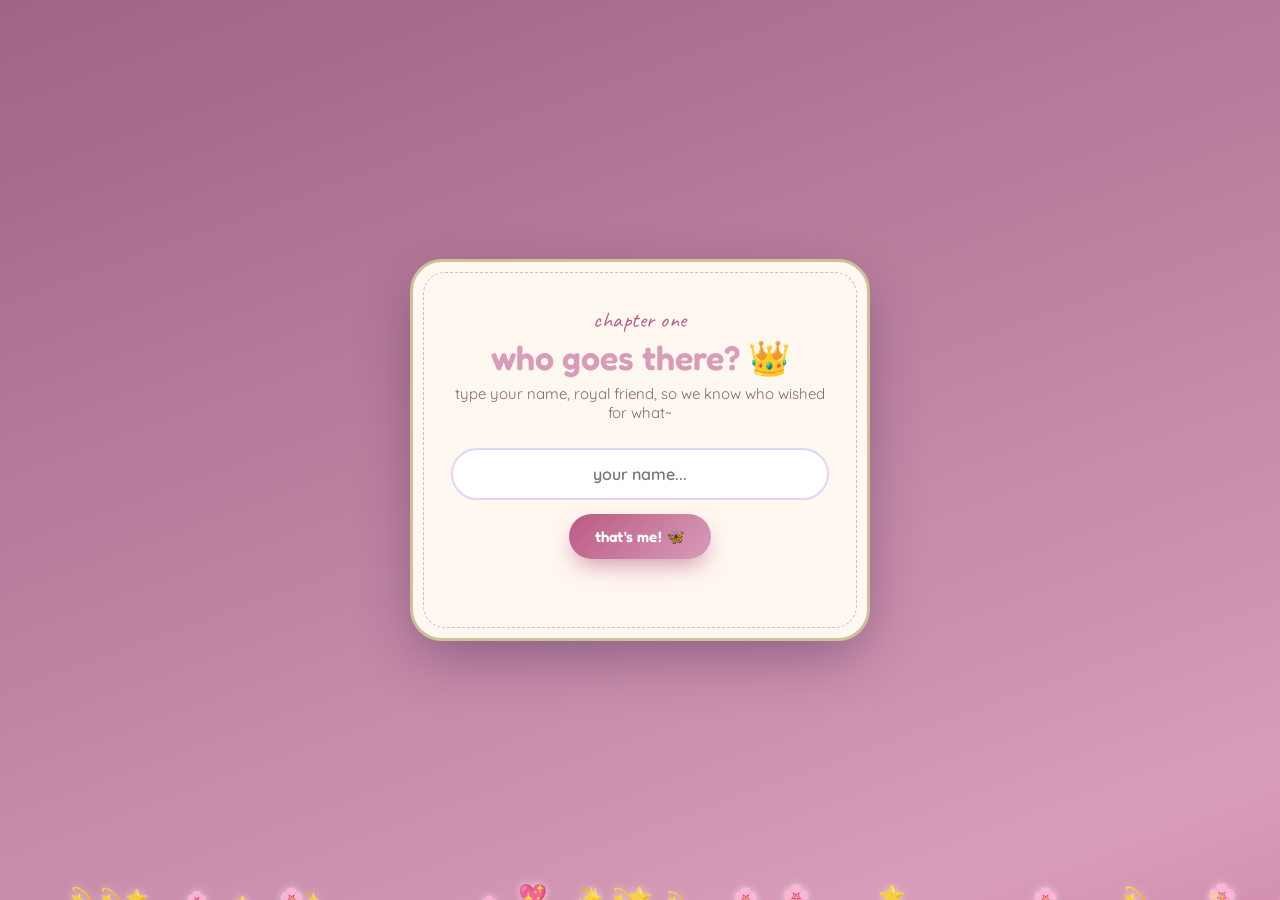
<file: index.html>
<!DOCTYPE html>
<html lang="en">
<head>
<meta charset="UTF-8" />
<meta name="viewport" content="width=device-width, initial-scale=1.0" />
<title>✨ Our Royal Hangout Quest ✨</title>
<link rel="icon" href="data:image/svg+xml,%3Csvg xmlns='http://www.w3.org/2000/svg' viewBox='0 0 100 100'%3E%3Ctext y='.9em' font-size='90'%3E%F0%9F%91%91%3C/text%3E%3C/svg%3E" />
<link rel="preconnect" href="https://fonts.googleapis.com">
<link rel="preconnect" href="https://fonts.gstatic.com" crossorigin>
<link href="https://fonts.googleapis.com/css2?family=Fredoka:wght@400;500;600;700&family=Caveat:wght@500;600;700&family=Quicksand:wght@400;500;600;700&display=swap" rel="stylesheet">
<link rel="stylesheet" href="style.css" />
</head>
<body>

  <!-- ambient sparkle layer -->
  <div id="sparkle-layer" aria-hidden="true"></div>
  <div id="confetti-layer" aria-hidden="true"></div>

  <div id="app">

    <!-- SCREEN 1 : NAME -->
    <section class="screen active" id="screen-name">
      <div class="storybook-card">
        <p class="eyebrow">chapter one</p>
        <h1 class="title">who goes there? 👑</h1>
        <p class="subtitle">type your name, royal friend, so we know who wished for what~</p>
        <form id="form-name" autocomplete="off">
          <input type="text" id="input-name" maxlength="20" placeholder="your name..." required />
          <button type="submit" class="btn btn-primary">that's me! 🦋</button>
        </form>
        <p class="hint" id="name-hint"></p>
      </div>
    </section>

    <!-- SCREEN 2 : INVITE -->
    <section class="screen" id="screen-invite">
      <div class="storybook-card">
        <p class="eyebrow">chapter two</p>
        <h1 class="title">hiii <span id="greet-name">pookie</span>! 🌸</h1>
        <p class="subtitle">a little quest awaits...</p>
        <div class="invite-actions">
          <button class="btn btn-primary btn-big" id="btn-lets-plan">let's plan a day out! 💫</button>
          <button class="btn btn-ghost" id="btn-not-now">not now</button>
        </div>
        <p class="funny-text" id="funny-text">hehe... you cannot escape that easily~ 😈🌸</p>
      </div>
    </section>

    <!-- SCREEN 3 : CALENDAR -->
    <section class="screen" id="screen-calendar">
      <div class="storybook-card storybook-card-wide">
        <p class="eyebrow">chapter three</p>
        <h1 class="title">pick our magical day ✨</h1>
        <p class="subtitle">somewhere in the kingdom of 2026...</p>

        <div class="cal-nav">
          <button class="btn-icon" id="cal-prev" aria-label="previous month">‹</button>
          <h2 id="cal-month-label">January 2026</h2>
          <button class="btn-icon" id="cal-next" aria-label="next month">›</button>
        </div>

        <div class="cal-weekdays">
          <span>Su</span><span>Mo</span><span>Tu</span><span>We</span><span>Th</span><span>Fr</span><span>Sa</span>
        </div>
        <div class="cal-grid" id="cal-grid"></div>

        <p class="selected-date" id="selected-date-text">no day chosen yet~</p>
        <button class="btn btn-primary" id="btn-date-next" disabled>onward! 🦋</button>
      </div>
    </section>

    <!-- SCREEN 4 : ACTIVITY -->
    <section class="screen" id="screen-activity">
      <div class="storybook-card storybook-card-wide">
        <p class="eyebrow">chapter four</p>
        <h1 class="title">what shall we do, my royals? 👑</h1>
        <p class="subtitle">choose your heart's desire</p>

        <div class="activity-grid" id="activity-grid"></div>

        <input type="text" id="activity-other-input" class="other-input hidden" maxlength="40" placeholder="tell us your idea..." />

        <button class="btn btn-primary" id="btn-activity-next" disabled>make it official! 🪄</button>
      </div>
    </section>

    <!-- SCREEN 5 : RESULTS / VOTING -->
    <section class="screen" id="screen-results">
      <div class="storybook-card storybook-card-wide">
        <p class="eyebrow">final chapter</p>
        <h1 class="title">behold, the royal wishes 📜</h1>
        <p class="subtitle" id="results-subtitle">cast your vote for the plan you love most</p>

        <div class="proposals-list" id="proposals-list"></div>

        <div class="winner-banner hidden" id="winner-banner">
          <p>👑 currently leading the kingdom's heart 👑</p>
          <h2 id="winner-text">—</h2>
        </div>

        <div class="results-footer">
          <button class="btn btn-ghost btn-small" id="btn-reset-all">↺ start a new quest</button>
        </div>
        <p class="sync-status" id="sync-status"></p>
      </div>
    </section>

  </div>

<script src="config.js"></script>
<script src="storage.js"></script>
<script src="app.js"></script>
</body>
</html>
</file>
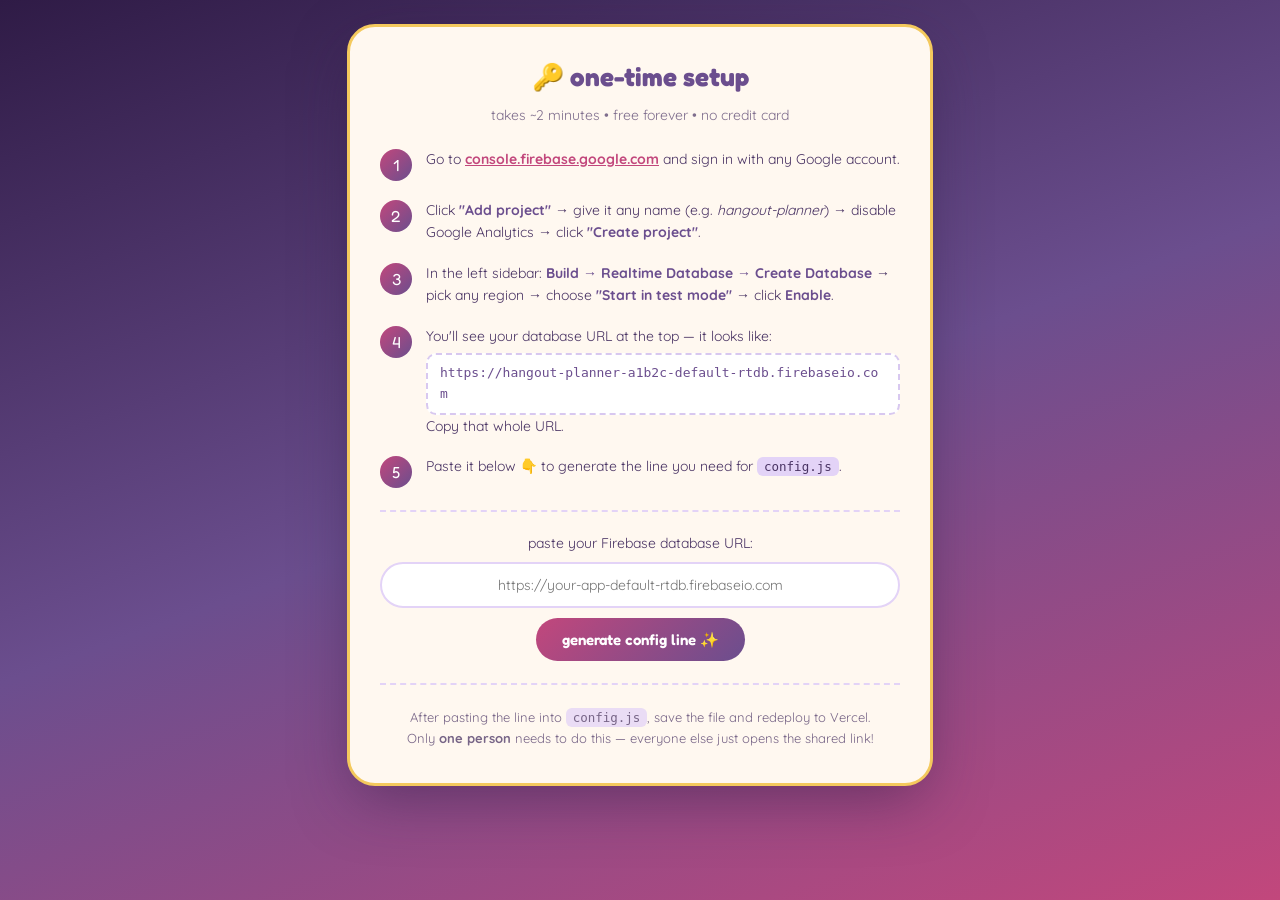
<file: setup.html>
<!DOCTYPE html>
<html lang="en">
<head>
<meta charset="UTF-8" />
<meta name="viewport" content="width=device-width, initial-scale=1.0" />
<title>setup — firebase guide</title>
<link href="https://fonts.googleapis.com/css2?family=Fredoka:wght@500;600&family=Quicksand:wght@500;600&display=swap" rel="stylesheet">
<style>
  body{
    font-family: 'Quicksand', sans-serif;
    background: linear-gradient(160deg,#2f1b46,#6b4e8e,#c2477c);
    min-height: 100vh;
    margin: 0;
    padding: 24px;
    display: flex;
    align-items: flex-start;
    justify-content: center;
    box-sizing: border-box;
    color: #4a3464;
  }
  .card{
    background: #fff8f0;
    border-radius: 28px;
    border: 3px solid #f4c95d;
    max-width: 520px;
    width: 100%;
    padding: 34px 30px;
    box-shadow: 0 20px 60px -10px rgba(47,27,70,0.5);
  }
  h1{ font-family:'Fredoka',sans-serif; color:#6b4e8e; font-size: 26px; margin: 0 0 6px; text-align:center; }
  .tagline{ text-align:center; font-size:14px; opacity:0.7; margin-bottom: 24px; }

  .step{
    display: flex;
    gap: 14px;
    align-items: flex-start;
    margin-bottom: 18px;
  }
  .step-num{
    font-family:'Fredoka',sans-serif;
    background: linear-gradient(135deg,#c2477c,#6b4e8e);
    color: #fff;
    width: 32px;
    height: 32px;
    border-radius: 50%;
    display: flex;
    align-items: center;
    justify-content: center;
    font-size: 16px;
    flex-shrink: 0;
    margin-top: 1px;
  }
  .step-body{ flex: 1; font-size: 14px; line-height: 1.6; }
  .step-body strong{ color: #6b4e8e; }
  .step-body a{ color: #c2477c; font-weight: 700; }

  code{
    background:#e3d3f7;
    padding: 2px 7px;
    border-radius: 6px;
    font-size: 12.5px;
    font-family: monospace;
  }
  .url-example{
    display: block;
    margin: 6px 0 0;
    background: #fff;
    border: 2px dashed #d8c8f0;
    border-radius: 10px;
    padding: 8px 12px;
    font-family: monospace;
    font-size: 13px;
    color: #6b4e8e;
    word-break: break-all;
  }

  .divider{
    border: none;
    border-top: 2px dashed #e3d3f7;
    margin: 22px 0;
  }

  .paste-section{ text-align: center; }
  .paste-section p{ font-size: 14px; margin: 0 0 10px; }
  input[type="text"]{
    width: 100%;
    padding: 12px 16px;
    border-radius: 999px;
    border: 2px solid #e3d3f7;
    font-family: 'Quicksand',sans-serif;
    font-size: 14px;
    color: #4a3464;
    box-sizing: border-box;
    text-align: center;
    outline: none;
    transition: border-color 0.2s;
  }
  input[type="text"]:focus{ border-color: #c2477c; }

  button{
    font-family:'Fredoka',sans-serif;
    font-weight: 600;
    border: none;
    border-radius: 999px;
    padding: 12px 26px;
    background: linear-gradient(135deg,#c2477c,#6b4e8e);
    color: #fff;
    cursor: pointer;
    font-size: 15px;
    margin-top: 10px;
    transition: opacity 0.2s, transform 0.15s;
  }
  button:hover{ transform: translateY(-1px); }
  button:disabled{ opacity:0.5; cursor:not-allowed; transform:none; }

  .snippet{
    margin-top: 14px;
    background: #fff;
    border: 2px dashed #d8c8f0;
    border-radius: 14px;
    padding: 14px 16px;
    font-family: monospace;
    font-size: 13px;
    text-align: left;
    display: none;
    white-space: pre-wrap;
    word-break: break-all;
    color: #4a3464;
  }
  .snippet .highlight{ color: #c2477c; font-weight: 700; }
  .copy-wrap{ text-align:center; }
</style>
</head>
<body>
  <div class="card">
    <h1>🔑 one-time setup</h1>
    <p class="tagline">takes ~2 minutes • free forever • no credit card</p>

    <div class="step">
      <div class="step-num">1</div>
      <div class="step-body">
        Go to <a href="https://console.firebase.google.com" target="_blank">console.firebase.google.com</a>
        and sign in with any Google account.
      </div>
    </div>

    <div class="step">
      <div class="step-num">2</div>
      <div class="step-body">
        Click <strong>"Add project"</strong> → give it any name (e.g. <em>hangout-planner</em>)
        → disable Google Analytics → click <strong>"Create project"</strong>.
      </div>
    </div>

    <div class="step">
      <div class="step-num">3</div>
      <div class="step-body">
        In the left sidebar: <strong>Build → Realtime Database → Create Database</strong>
        → pick any region → choose <strong>"Start in test mode"</strong> → click <strong>Enable</strong>.
      </div>
    </div>

    <div class="step">
      <div class="step-num">4</div>
      <div class="step-body">
        You'll see your database URL at the top — it looks like:<br>
        <span class="url-example">https://hangout-planner-a1b2c-default-rtdb.firebaseio.com</span>
        Copy that whole URL.
      </div>
    </div>

    <div class="step">
      <div class="step-num">5</div>
      <div class="step-body">
        Paste it below 👇 to generate the line you need for <code>config.js</code>.
      </div>
    </div>

    <hr class="divider" />

    <div class="paste-section">
      <p>paste your Firebase database URL:</p>
      <input type="text" id="db-url" placeholder="https://your-app-default-rtdb.firebaseio.com" />
      <br>
      <button id="gen-btn">generate config line ✨</button>
      <div class="snippet" id="snippet"></div>
      <div class="copy-wrap"><button id="copy-btn" style="display:none;font-size:13px;padding:9px 20px;margin-top:8px;">copy to clipboard 📋</button></div>
    </div>

    <hr class="divider" />

    <div style="font-size:13px;opacity:0.75;text-align:center;line-height:1.6;">
      After pasting the line into <code>config.js</code>, save the file and redeploy to Vercel.<br>
      Only <strong>one person</strong> needs to do this — everyone else just opens the shared link!
    </div>
  </div>

<script>
const genBtn = document.getElementById("gen-btn");
const copyBtn = document.getElementById("copy-btn");
const snippet = document.getElementById("snippet");
let configLine = "";

genBtn.addEventListener("click", () => {
  const url = document.getElementById("db-url").value.trim().replace(/\/$/, "");
  if (!url.startsWith("https://") || !url.includes("firebaseio.com")) {
    snippet.style.display = "block";
    snippet.innerHTML = "⚠️ that doesn't look like a Firebase URL — it should start with https:// and contain firebaseio.com";
    copyBtn.style.display = "none";
    return;
  }
  configLine = `  FIREBASE_DB_URL: "${url}",`;
  snippet.style.display = "block";
  snippet.innerHTML = `In <strong>config.js</strong>, replace the placeholder line with:\n\n<span class="highlight">${configLine}</span>`;
  copyBtn.style.display = "inline-block";
});

copyBtn.addEventListener("click", () => {
  navigator.clipboard.writeText(configLine).then(() => {
    copyBtn.textContent = "copied! 💌";
    setTimeout(() => copyBtn.textContent = "copy to clipboard 📋", 1800);
  }).catch(() => {
    prompt("copy this:", configLine);
  });
});
</script>
</body>
</html>
</file>
<file: style.css>
/* ============================================
   TOKENS
   ============================================ */
:root{
  --blush: #ffd6e8;
  --lilac: #e3d3f7;
  --royal-purple: #d89cb8;
  --deep-plum: #9f6486;
  --deep-plum-2: #5f2841;
  --gold: #cfc09a;
  --gold-soft: #ffe7ad;
  --cream: #fff8f0;
  --rose-deep: #ba5a83;
  --rose-deep-2: #8d4364;
  --ink: #64344a;

  --font-display: 'Fredoka', sans-serif;
  --font-script: 'Caveat', cursive;
  --font-body: 'Quicksand', sans-serif;

  --radius-lg: 32px;
  --radius-md: 20px;
  --shadow-soft: 0 20px 60px -10px rgba(47, 27, 70, 0.45);
}

*{ box-sizing: border-box; }

html, body{
  margin: 0;
  min-height: 100vh;
  font-family: var(--font-body);
  color: var(--ink);
}

body{
  background: linear-gradient(160deg, var(--deep-plum) 0%, var(--royal-purple) 45%, var(--rose-deep) 75%, var(--blush) 100%);
  background-size: 200% 200%;
  animation: drift-bg 18s ease-in-out infinite;
  overflow-x: hidden;
}

@keyframes drift-bg{
  0%, 100% { background-position: 0% 0%; }
  50% { background-position: 100% 60%; }
}

/* ============================================
   AMBIENT SPARKLES + CONFETTI
   ============================================ */
#sparkle-layer, #confetti-layer{
  position: fixed;
  inset: 0;
  pointer-events: none;
  overflow: hidden;
  z-index: 1;
}
#confetti-layer{ z-index: 50; }

.sparkle{
  position: absolute;
  bottom: -10px;
  font-size: 14px;
  opacity: 0.85;
  animation: float-up linear infinite, twinkle 2.4s ease-in-out infinite;
  filter: drop-shadow(0 0 4px rgba(255,255,255,0.6));
}

@keyframes float-up{
  from { transform: translateY(0) translateX(0) rotate(0deg); }
  to   { transform: translateY(-115vh) translateX(var(--drift, 30px)) rotate(360deg); }
}
@keyframes twinkle{
  0%, 100% { opacity: 0.25; }
  50% { opacity: 0.95; }
}

.confetti-bit{
  position: absolute;
  top: -5%;
  font-size: 20px;
  animation: fall linear forwards;
}
@keyframes fall{
  to { transform: translateY(110vh) rotate(540deg); opacity: 0.2; }
}

/* ============================================
   LAYOUT
   ============================================ */
#app{
  position: relative;
  z-index: 2;
  min-height: 100vh;
  display: flex;
  align-items: center;
  justify-content: center;
  padding: 24px;
}

.screen{
  display: none;
  width: 100%;
  align-items: center;
  justify-content: center;
}
.screen.active{
  display: flex;
  animation: page-in 0.55s cubic-bezier(.2,.9,.25,1);
}
@keyframes page-in{
  from { opacity: 0; transform: translateY(18px) scale(0.97) rotateX(4deg); }
  to   { opacity: 1; transform: translateY(0) scale(1) rotateX(0deg); }
}

/* ============================================
   STORYBOOK CARD (signature element)
   ============================================ */
.storybook-card{
  position: relative;
  background: var(--cream);
  border-radius: var(--radius-lg);
  padding: 44px 38px 38px;
  max-width: 460px;
  width: 100%;
  text-align: center;
  box-shadow: var(--shadow-soft);
  border: 3px solid var(--gold);
}
.storybook-card-wide{ max-width: 640px; }

.storybook-card::before{
  content: "";
  position: absolute;
  inset: 10px;
  border: 1.5px dashed rgba(107, 78, 142, 0.35);
  border-radius: calc(var(--radius-lg) - 10px);
  pointer-events: none;
}

.eyebrow{
  font-family: var(--font-script);
  font-size: 22px;
  color: var(--rose-deep);
  margin: 0 0 4px;
  letter-spacing: 0.5px;
}

.title{
  font-family: var(--font-display);
  font-weight: 600;
  font-size: clamp(26px, 5vw, 34px);
  color: var(--royal-purple);
  margin: 0 0 6px;
  line-height: 1.2;
}

.subtitle{
  font-size: 15px;
  color: var(--ink);
  opacity: 0.75;
  margin: 0 0 26px;
}

/* ============================================
   FORM / INPUTS
   ============================================ */
#form-name{
  display: flex;
  flex-direction: column;
  gap: 14px;
  align-items: center;
}

input[type="text"]{
  font-family: var(--font-body);
  font-weight: 600;
  font-size: 16px;
  width: 100%;
  padding: 14px 18px;
  border-radius: 999px;
  border: 2px solid var(--lilac);
  background: #fff;
  color: var(--ink);
  outline: none;
  text-align: center;
  transition: border-color 0.2s, box-shadow 0.2s;
}
input[type="text"]:focus{
  border-color: var(--rose-deep);
  box-shadow: 0 0 0 4px rgba(194, 71, 124, 0.15);
}

.hint{
  min-height: 18px;
  font-size: 13px;
  color: var(--rose-deep-2);
  margin-top: 10px;
}

.other-input{
  display: block;
  margin: 18px auto 6px;
  max-width: 320px;
}
.hidden{ display: none !important; }

/* ============================================
   BUTTONS
   ============================================ */
.btn{
  font-family: var(--font-display);
  font-weight: 600;
  font-size: 15px;
  border: none;
  border-radius: 999px;
  padding: 13px 26px;
  cursor: pointer;
  transition: transform 0.15s ease, box-shadow 0.2s ease, opacity 0.2s;
  letter-spacing: 0.2px;
}
.btn:active{ transform: scale(0.96); }
.btn:disabled{
  opacity: 0.45;
  cursor: not-allowed;
}

.btn-primary{
  background: linear-gradient(135deg, var(--rose-deep), var(--royal-purple));
  color: #fff;
  box-shadow: 0 10px 24px -6px rgba(162, 53, 102, 0.55);
}
.btn-primary:hover:not(:disabled){
  transform: translateY(-2px);
  box-shadow: 0 14px 28px -6px rgba(162, 53, 102, 0.6);
}

.btn-big{
  font-size: 17px;
  padding: 16px 30px;
}

.btn-ghost{
  background: transparent;
  color: var(--royal-purple);
  border: 2px solid var(--lilac);
}
.btn-ghost:hover{
  background: var(--lilac);
}

.btn-small{
  font-size: 12.5px;
  padding: 9px 16px;
}

.btn-icon{
  width: 38px;
  height: 38px;
  border-radius: 50%;
  border: none;
  background: var(--lilac);
  color: var(--royal-purple);
  font-size: 20px;
  cursor: pointer;
  transition: background 0.2s, transform 0.15s;
}
.btn-icon:hover:not(:disabled){ background: var(--gold-soft); transform: scale(1.08); }
.btn-icon:disabled{ opacity: 0.3; cursor: not-allowed; }

.invite-actions{
  display: flex;
  flex-direction: column;
  gap: 14px;
  align-items: center;
}

.funny-text{
  display: none;
  font-family: var(--font-script);
  font-size: 22px;
  color: var(--rose-deep);
  margin-top: 18px;
  animation: wiggle 0.6s ease;
}
.funny-text.show{ display: block; }

@keyframes wiggle{
  0%, 100% { transform: rotate(0deg); }
  25% { transform: rotate(-4deg); }
  75% { transform: rotate(4deg); }
}

/* ============================================
   CALENDAR
   ============================================ */
.cal-nav{
  display: flex;
  align-items: center;
  justify-content: center;
  gap: 18px;
  margin-bottom: 14px;
}
.cal-nav h2{
  font-family: var(--font-display);
  font-size: 19px;
  color: var(--royal-purple);
  margin: 0;
  min-width: 170px;
}

.cal-weekdays{
  display: grid;
  grid-template-columns: repeat(7, 1fr);
  font-size: 12px;
  font-weight: 700;
  color: var(--rose-deep-2);
  margin-bottom: 6px;
}

.cal-grid{
  display: grid;
  grid-template-columns: repeat(7, 1fr);
  gap: 6px;
  margin-bottom: 18px;
}

.cal-day{
  aspect-ratio: 1;
  display: flex;
  align-items: center;
  justify-content: center;
  border-radius: 12px;
  background: var(--lilac);
  color: var(--ink);
  font-weight: 600;
  font-size: 14px;
  cursor: pointer;
  border: 2px solid transparent;
  transition: transform 0.12s, background 0.2s;
}
.cal-day:hover{ transform: scale(1.07); background: var(--gold-soft); }
.cal-day.empty{ background: transparent; cursor: default; }
.cal-day.empty:hover{ transform: none; background: transparent; }
.cal-day.past{ opacity: 0.35; cursor: not-allowed; }
.cal-day.past:hover{ transform: none; background: var(--lilac); }
.cal-day.selected{
  background: linear-gradient(135deg, var(--gold), var(--gold-soft));
  border-color: var(--rose-deep);
  color: var(--ink);
  box-shadow: 0 6px 14px -4px rgba(244, 201, 93, 0.7);
}

.selected-date{
  font-family: var(--font-script);
  font-size: 20px;
  color: var(--royal-purple);
  margin-bottom: 18px;
  min-height: 26px;
}

/* ============================================
   ACTIVITY GRID
   ============================================ */
.activity-grid{
  display: grid;
  grid-template-columns: repeat(auto-fit, minmax(120px, 1fr));
  gap: 12px;
  margin-bottom: 8px;
}

.activity-card{
  background: #fff;
  border: 2px solid var(--lilac);
  border-radius: var(--radius-md);
  padding: 16px 8px;
  cursor: pointer;
  transition: transform 0.15s, border-color 0.2s, background 0.2s;
  display: flex;
  flex-direction: column;
  align-items: center;
  gap: 8px;
}
.activity-card:hover{ transform: translateY(-3px); border-color: var(--rose-deep); }
.activity-card .emoji{ font-size: 30px; }
.activity-card .label{ font-size: 13px; font-weight: 700; color: var(--ink); }
.activity-card.selected{
  background: linear-gradient(160deg, var(--gold-soft), #fff);
  border-color: var(--gold);
  box-shadow: 0 8px 18px -6px rgba(244, 201, 93, 0.6);
  transform: translateY(-3px) scale(1.02);
}

/* ============================================
   RESULTS / VOTING
   ============================================ */
.proposals-list{
  display: flex;
  flex-direction: column;
  gap: 12px;
  margin-bottom: 20px;
  text-align: left;
}

.proposal-card{
  background: #fff;
  border: 2px solid var(--lilac);
  border-radius: var(--radius-md);
  padding: 14px 16px;
  display: flex;
  align-items: center;
  justify-content: space-between;
  gap: 12px;
  flex-wrap: wrap;
  transition: border-color 0.25s, box-shadow 0.25s;
}
.proposal-card.my-vote{
  border-color: var(--gold);
  box-shadow: 0 6px 16px -6px rgba(244, 201, 93, 0.6);
}
.proposal-card.leading{
  border-color: var(--rose-deep);
}

.proposal-info{ flex: 1; min-width: 180px; }
.proposal-name{
  font-family: var(--font-display);
  font-weight: 600;
  color: var(--royal-purple);
  font-size: 15px;
  margin: 0 0 4px;
}
.proposal-detail{
  font-size: 13px;
  color: var(--ink);
  opacity: 0.85;
  margin: 0;
}

.proposal-vote{
  display: flex;
  align-items: center;
  gap: 10px;
}
.vote-count{
  font-family: var(--font-display);
  font-weight: 700;
  color: var(--rose-deep);
  font-size: 14px;
  min-width: 26px;
  text-align: center;
}
.btn-vote{
  font-family: var(--font-display);
  font-size: 13px;
  font-weight: 600;
  padding: 8px 16px;
  border-radius: 999px;
  border: 2px solid var(--rose-deep);
  background: #fff;
  color: var(--rose-deep);
  cursor: pointer;
  transition: all 0.2s;
}
.btn-vote:hover{ background: var(--rose-deep); color: #fff; }
.btn-vote.active{
  background: var(--rose-deep);
  color: #fff;
}

.empty-state{
  font-size: 14px;
  color: var(--ink);
  opacity: 0.6;
  text-align: center;
  padding: 20px 0;
}

.winner-banner{
  background: linear-gradient(135deg, var(--gold-soft), var(--gold));
  border-radius: var(--radius-md);
  padding: 14px 18px;
  margin-bottom: 18px;
  text-align: center;
  animation: glow-pulse 2s ease-in-out infinite;
}
.winner-banner p{
  margin: 0 0 4px;
  font-size: 12px;
  font-weight: 700;
  color: var(--royal-purple);
  letter-spacing: 0.4px;
  text-transform: uppercase;
}
.winner-banner h2{
  margin: 0;
  font-family: var(--font-display);
  font-size: 18px;
  color: var(--ink);
}
@keyframes glow-pulse{
  0%, 100% { box-shadow: 0 0 0px rgba(244,201,93,0.5); }
  50% { box-shadow: 0 0 22px rgba(244,201,93,0.8); }
}

.results-footer{
  display: flex;
  justify-content: center;
  gap: 10px;
  flex-wrap: wrap;
}

.sync-status{
  font-size: 11.5px;
  color: var(--ink);
  opacity: 0.5;
  margin-top: 12px;
}

/* ============================================
   RESPONSIVE
   ============================================ */
@media (max-width: 480px){
  .storybook-card{ padding: 34px 20px 28px; }
  .cal-nav h2{ font-size: 16px; min-width: 130px; }
  .proposal-card{ flex-direction: column; align-items: flex-start; }
}

/* ============================================
   ACCESSIBILITY
   ============================================ */
:focus-visible{
  outline: 3px solid var(--rose-deep);
  outline-offset: 2px;
}

@media (prefers-reduced-motion: reduce){
  *, *::before, *::after{
    animation-duration: 0.001ms !important;
    animation-iteration-count: 1 !important;
    transition-duration: 0.001ms !important;
  }
}
</file>
